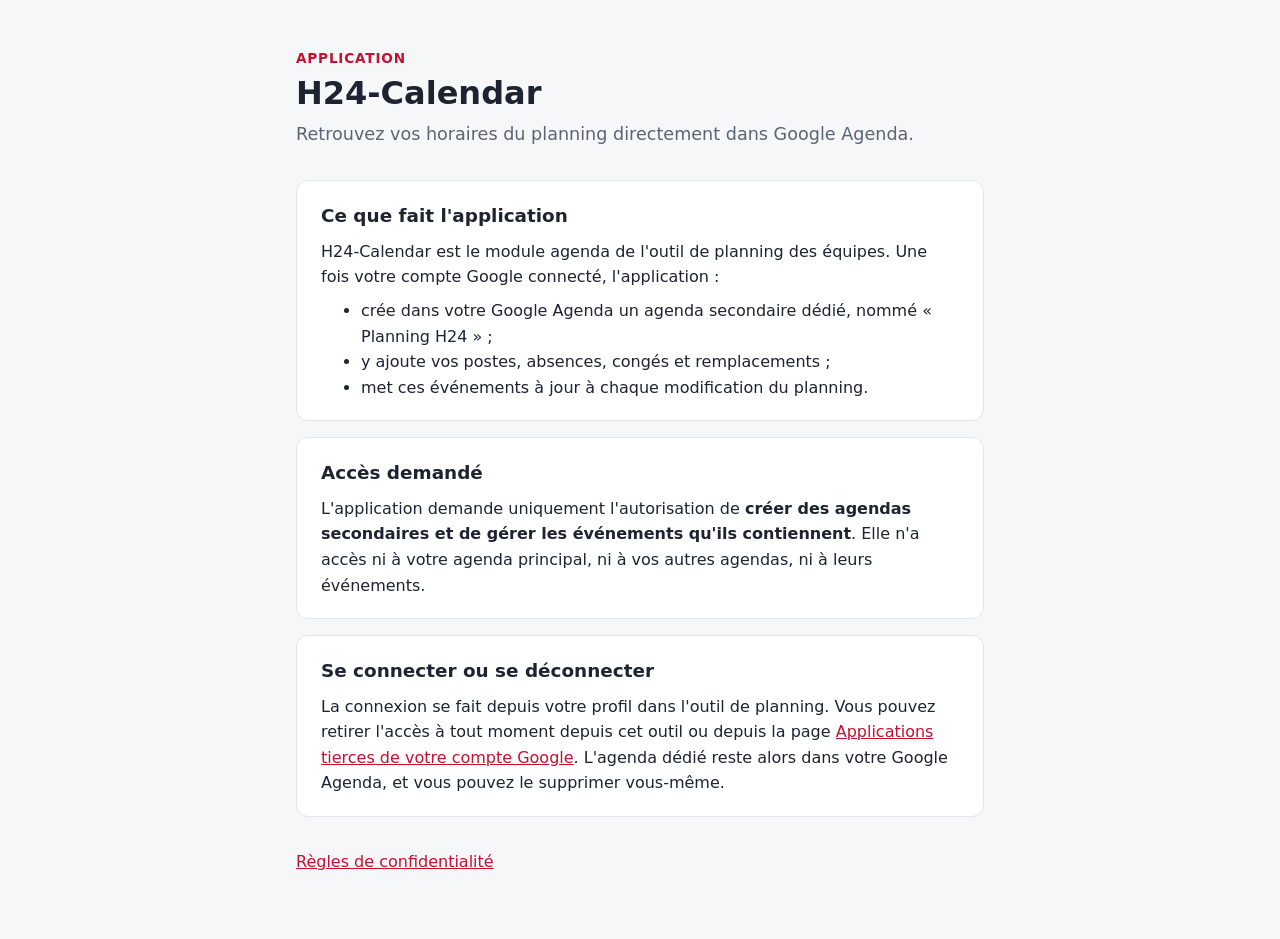
<file: h24-calendar/index.html>
<!doctype html>
<html lang="fr">
<head>
	<meta charset="utf-8">
	<meta name="viewport" content="width=device-width, initial-scale=1">
	<title>H24-Calendar</title>
	<meta name="description" content="H24-Calendar publie le planning de l'équipe dans un agenda Google dédié.">
	<link rel="stylesheet" href="style.css">
</head>
<body>
	<main>
		<header>
			<p class="eyebrow">Application</p>
			<h1>H24-Calendar</h1>
			<p class="lead">Retrouvez vos horaires du planning directement dans Google Agenda.</p>
		</header>

		<section>
			<h2>Ce que fait l'application</h2>
			<p>H24-Calendar est le module agenda de l'outil de planning des équipes. Une fois votre compte Google connecté, l'application :</p>
			<ul>
				<li>crée dans votre Google Agenda un agenda secondaire dédié, nommé « Planning H24 » ;</li>
				<li>y ajoute vos postes, absences, congés et remplacements ;</li>
				<li>met ces événements à jour à chaque modification du planning.</li>
			</ul>
		</section>

		<section>
			<h2>Accès demandé</h2>
			<p>L'application demande uniquement l'autorisation de <strong>créer des agendas secondaires et de gérer les événements qu'ils contiennent</strong>. Elle n'a accès ni à votre agenda principal, ni à vos autres agendas, ni à leurs événements.</p>
		</section>

		<section>
			<h2>Se connecter ou se déconnecter</h2>
			<p>La connexion se fait depuis votre profil dans l'outil de planning. Vous pouvez retirer l'accès à tout moment depuis cet outil ou depuis la page <a href="https://myaccount.google.com/permissions">Applications tierces de votre compte Google</a>. L'agenda dédié reste alors dans votre Google Agenda, et vous pouvez le supprimer vous-même.</p>
		</section>

		<footer>
			<a href="privacy.html">Règles de confidentialité</a>
		</footer>
	</main>
</body>
</html>
</file>
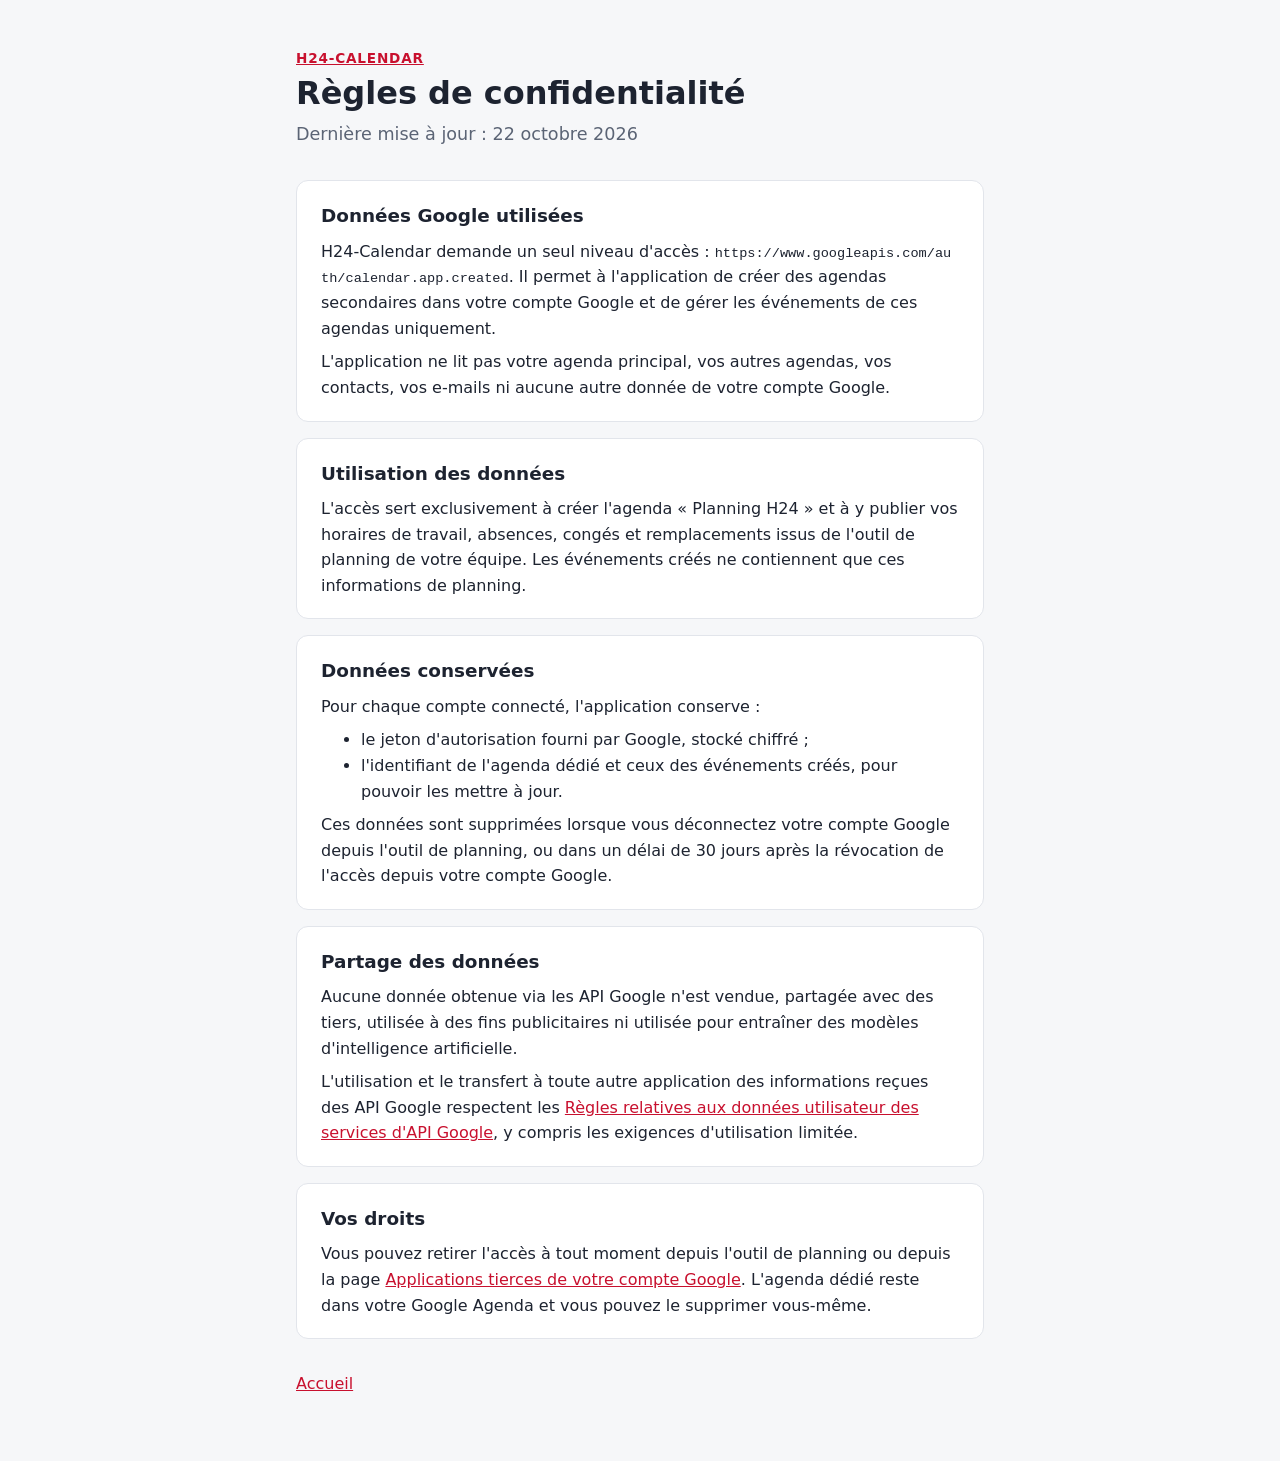
<file: h24-calendar/privacy.html>
<!doctype html>
<html lang="fr">
<head>
	<meta charset="utf-8">
	<meta name="viewport" content="width=device-width, initial-scale=1">
	<title>Confidentialité H24-Calendar</title>
	<meta name="description" content="Règles de confidentialité de l'application H24-Calendar.">
	<link rel="stylesheet" href="style.css">
</head>
<body>
	<main>
		<header>
			<p class="eyebrow"><a href="./">H24-Calendar</a></p>
			<h1>Règles de confidentialité</h1>
			<p class="lead">Dernière mise à jour : 22 octobre 2026</p>
		</header>

		<section>
			<h2>Données Google utilisées</h2>
			<p>H24-Calendar demande un seul niveau d'accès : <code>https://www.googleapis.com/auth/calendar.app.created</code>. Il permet à l'application de créer des agendas secondaires dans votre compte Google et de gérer les événements de ces agendas uniquement.</p>
			<p>L'application ne lit pas votre agenda principal, vos autres agendas, vos contacts, vos e-mails ni aucune autre donnée de votre compte Google.</p>
		</section>

		<section>
			<h2>Utilisation des données</h2>
			<p>L'accès sert exclusivement à créer l'agenda « Planning H24 » et à y publier vos horaires de travail, absences, congés et remplacements issus de l'outil de planning de votre équipe. Les événements créés ne contiennent que ces informations de planning.</p>
		</section>

		<section>
			<h2>Données conservées</h2>
			<p>Pour chaque compte connecté, l'application conserve :</p>
			<ul>
				<li>le jeton d'autorisation fourni par Google, stocké chiffré ;</li>
				<li>l'identifiant de l'agenda dédié et ceux des événements créés, pour pouvoir les mettre à jour.</li>
			</ul>
			<p>Ces données sont supprimées lorsque vous déconnectez votre compte Google depuis l'outil de planning, ou dans un délai de 30 jours après la révocation de l'accès depuis votre compte Google.</p>
		</section>

		<section>
			<h2>Partage des données</h2>
			<p>Aucune donnée obtenue via les API Google n'est vendue, partagée avec des tiers, utilisée à des fins publicitaires ni utilisée pour entraîner des modèles d'intelligence artificielle.</p>
			<p>L'utilisation et le transfert à toute autre application des informations reçues des API Google respectent les <a href="https://developers.google.com/terms/api-services-user-data-policy">Règles relatives aux données utilisateur des services d'API Google</a>, y compris les exigences d'utilisation limitée.</p>
		</section>

		<section>
			<h2>Vos droits</h2>
			<p>Vous pouvez retirer l'accès à tout moment depuis l'outil de planning ou depuis la page <a href="https://myaccount.google.com/permissions">Applications tierces de votre compte Google</a>. L'agenda dédié reste dans votre Google Agenda et vous pouvez le supprimer vous-même.</p>
		</section>

		<footer>
			<a href="./">Accueil</a>
		</footer>
	</main>
</body>
</html>
</file>
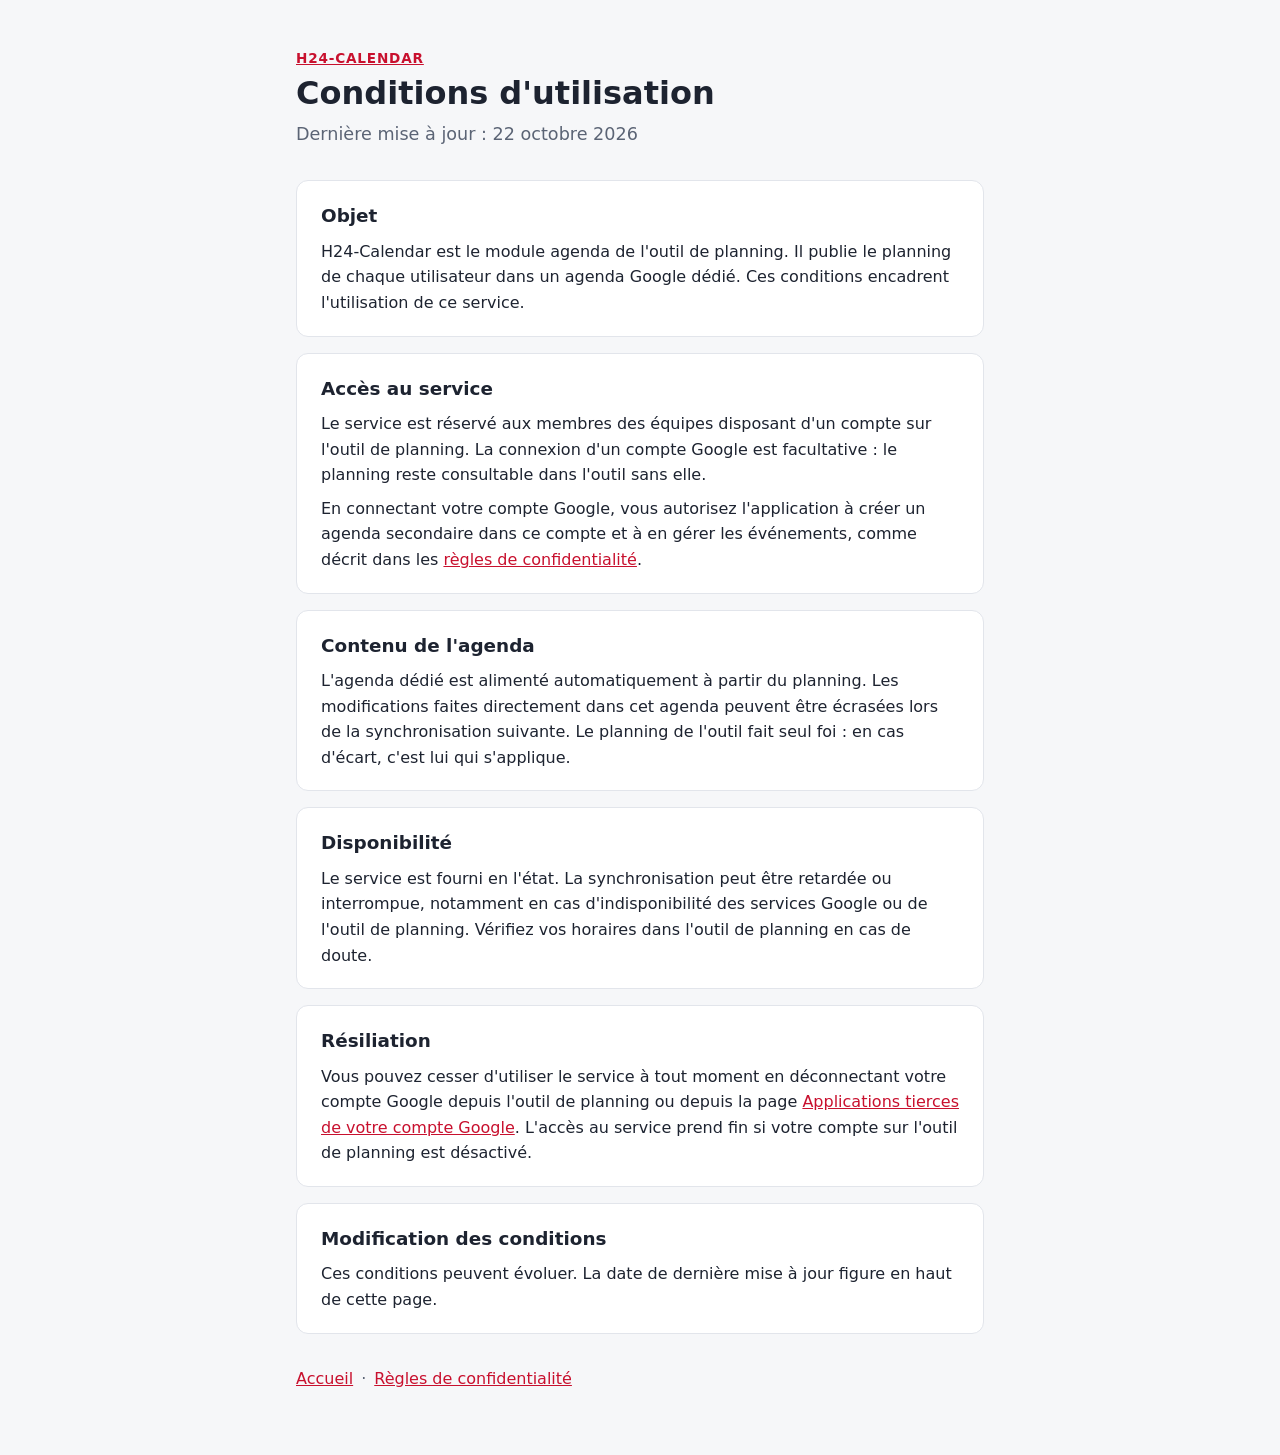
<file: h24-calendar/terms.html>
<!doctype html>
<html lang="fr">
<head>
	<meta charset="utf-8">
	<meta name="viewport" content="width=device-width, initial-scale=1">
	<title>Conditions H24-Calendar</title>
	<meta name="description" content="Conditions d'utilisation de l'application H24-Calendar.">
	<link rel="stylesheet" href="style.css">
</head>
<body>
	<main>
		<header>
			<p class="eyebrow"><a href="./">H24-Calendar</a></p>
			<h1>Conditions d'utilisation</h1>
			<p class="lead">Dernière mise à jour : 22 octobre 2026</p>
		</header>

		<section>
			<h2>Objet</h2>
			<p>H24-Calendar est le module agenda de l'outil de planning. Il publie le planning de chaque utilisateur dans un agenda Google dédié. Ces conditions encadrent l'utilisation de ce service.</p>
		</section>

		<section>
			<h2>Accès au service</h2>
			<p>Le service est réservé aux membres des équipes disposant d'un compte sur l'outil de planning. La connexion d'un compte Google est facultative : le planning reste consultable dans l'outil sans elle.</p>
			<p>En connectant votre compte Google, vous autorisez l'application à créer un agenda secondaire dans ce compte et à en gérer les événements, comme décrit dans les <a href="privacy.html">règles de confidentialité</a>.</p>
		</section>

		<section>
			<h2>Contenu de l'agenda</h2>
			<p>L'agenda dédié est alimenté automatiquement à partir du planning. Les modifications faites directement dans cet agenda peuvent être écrasées lors de la synchronisation suivante. Le planning de l'outil fait seul foi : en cas d'écart, c'est lui qui s'applique.</p>
		</section>

		<section>
			<h2>Disponibilité</h2>
			<p>Le service est fourni en l'état. La synchronisation peut être retardée ou interrompue, notamment en cas d'indisponibilité des services Google ou de l'outil de planning. Vérifiez vos horaires dans l'outil de planning en cas de doute.</p>
		</section>

		<section>
			<h2>Résiliation</h2>
			<p>Vous pouvez cesser d'utiliser le service à tout moment en déconnectant votre compte Google depuis l'outil de planning ou depuis la page <a href="https://myaccount.google.com/permissions">Applications tierces de votre compte Google</a>. L'accès au service prend fin si votre compte sur l'outil de planning est désactivé.</p>
		</section>

		<section>
			<h2>Modification des conditions</h2>
			<p>Ces conditions peuvent évoluer. La date de dernière mise à jour figure en haut de cette page.</p>
		</section>

		<footer>
			<a href="index.html">Accueil</a>
			<span aria-hidden="true">·</span>
			<a href="privacy.html">Règles de confidentialité</a>
		</footer>
	</main>
</body>
</html>
</file>
<file: h24-calendar/style.css>
:root {
	--bg: #f6f7f9;
	--surface: #ffffff;
	--text: #1d2330;
	--muted: #5b6475;
	--accent: #c8102e;
	--border: #e2e5eb;
	color-scheme: light dark;
}

@media (prefers-color-scheme: dark) {
	:root {
		--bg: #12151b;
		--surface: #1b2029;
		--text: #e7eaf0;
		--muted: #9aa3b2;
		--accent: #ff5a6e;
		--border: #2b3240;
	}
}

* {
	box-sizing: border-box;
}

body {
	margin: 0;
	background: var(--bg);
	color: var(--text);
	font: 16px/1.6 system-ui, -apple-system, "Segoe UI", Roboto, sans-serif;
}

main {
	max-width: 720px;
	margin: 0 auto;
	padding: 48px 16px 64px;
}

header {
	margin-bottom: 32px;
}

.eyebrow {
	margin: 0 0 4px;
	color: var(--accent);
	font-size: 0.85rem;
	font-weight: 600;
	letter-spacing: 0.06em;
	text-transform: uppercase;
}

h1 {
	margin: 0 0 8px;
	font-size: 2rem;
	line-height: 1.2;
}

.lead {
	margin: 0;
	color: var(--muted);
	font-size: 1.1rem;
}

section {
	margin-bottom: 16px;
	padding: 20px 24px;
	background: var(--surface);
	border: 1px solid var(--border);
	border-radius: 12px;
}

h2 {
	margin: 0 0 8px;
	font-size: 1.15rem;
}

section p,
section ul {
	margin: 0 0 8px;
}

section > :last-child {
	margin-bottom: 0;
}

a {
	color: var(--accent);
}

code {
	font-size: 0.85em;
	word-break: break-all;
}

footer {
	display: flex;
	gap: 8px;
	margin-top: 32px;
	color: var(--muted);
}
</file>
